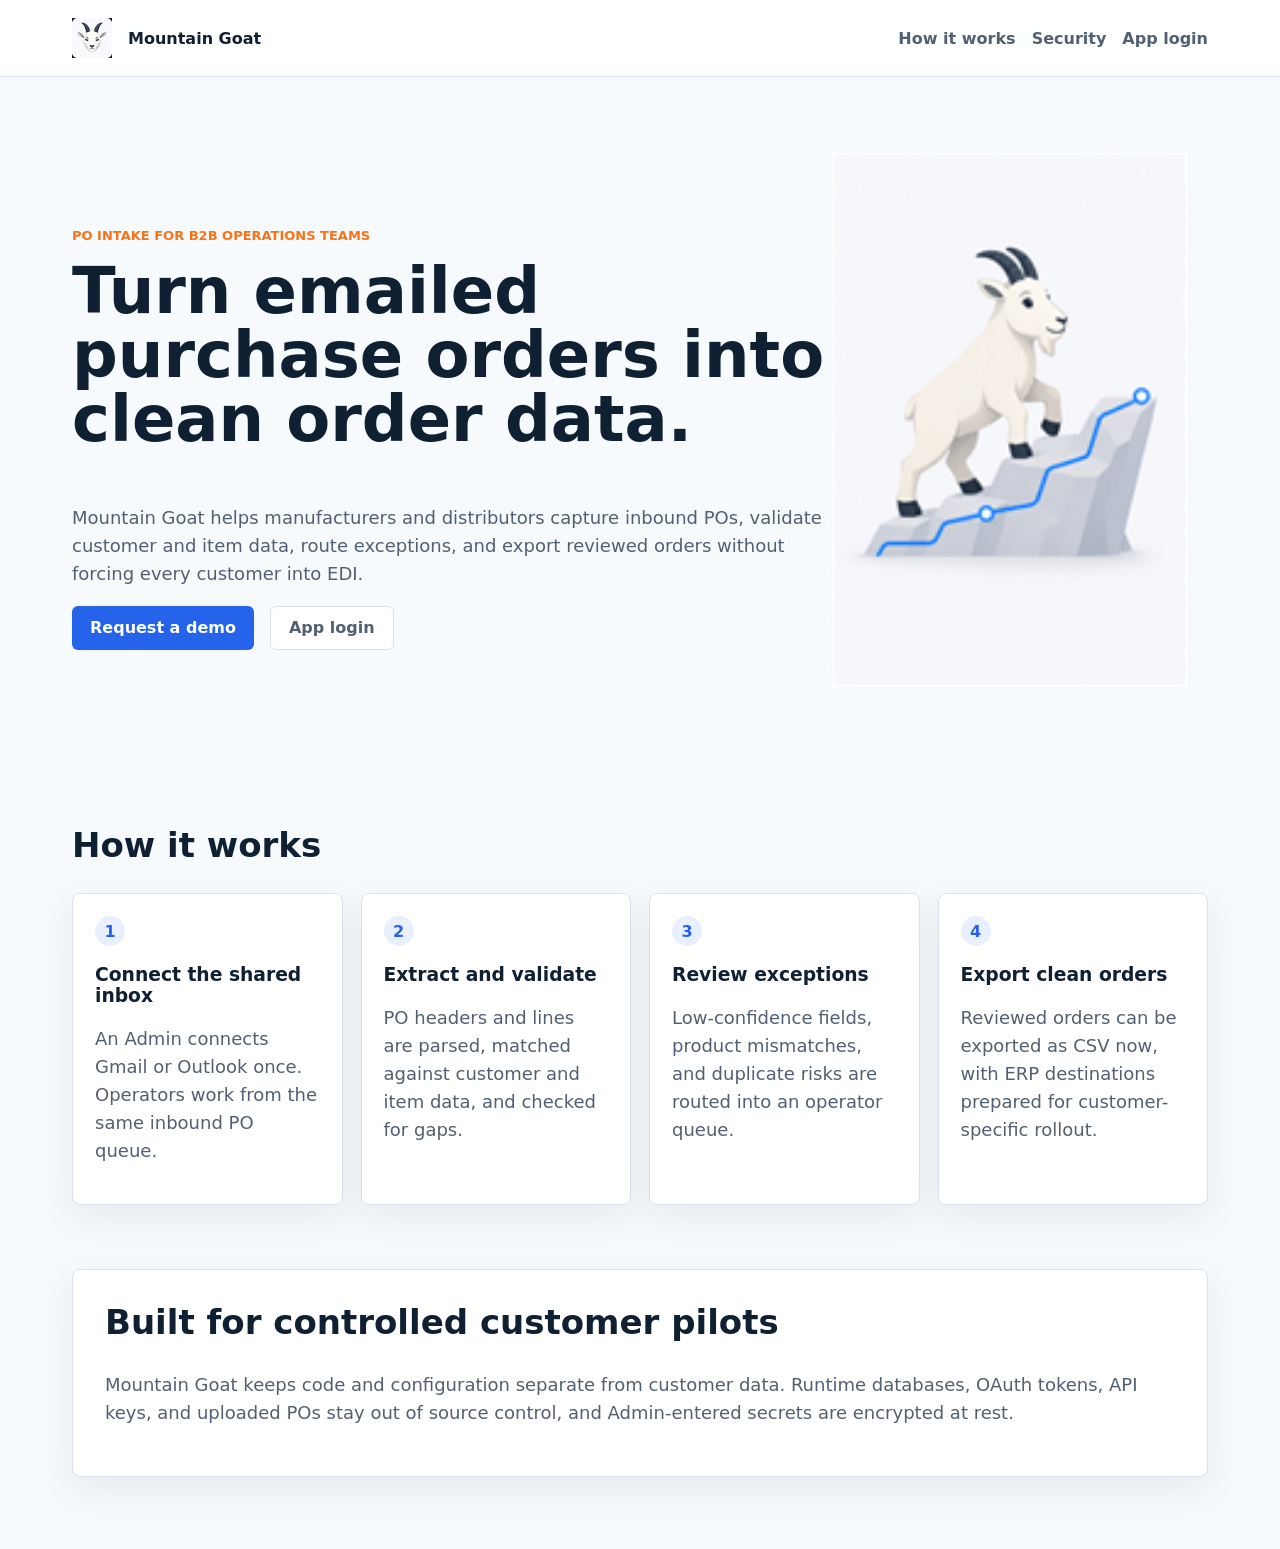
<file: marketing/index.html>
<!doctype html>
<html lang="en">
  <head>
    <meta charset="utf-8" />
    <meta name="viewport" content="width=device-width, initial-scale=1" />
    <title>Mountain Goat | Purchase Order Intake Automation</title>
    <link rel="icon" type="image/png" sizes="32x32" href="../public/assets/brand/favicon-32.png" />
    <link rel="stylesheet" href="./styles.css" />
  </head>
  <body>
    <header class="site-header">
      <a class="brand" href="./index.html" aria-label="Mountain Goat home">
        <img src="../public/assets/brand/icon-mountain-goat-head-64.png" alt="" />
        <span>Mountain Goat</span>
      </a>
      <nav>
        <a href="#how">How it works</a>
        <a href="#security">Security</a>
        <a href="https://app.mountaingoat.ai">App login</a>
      </nav>
    </header>

    <main>
      <section class="hero">
        <div class="hero-copy">
          <p class="eyebrow">PO intake for B2B operations teams</p>
          <h1>Turn emailed purchase orders into clean order data.</h1>
          <p>
            Mountain Goat helps manufacturers and distributors capture inbound POs, validate customer and item data,
            route exceptions, and export reviewed orders without forcing every customer into EDI.
          </p>
          <div class="actions">
            <a class="primary" href="mailto:hello@mountaingoat.ai">Request a demo</a>
            <a class="secondary" href="https://app.mountaingoat.ai">App login</a>
          </div>
        </div>
      </section>

      <section class="band" id="how">
        <h2>How it works</h2>
        <div class="steps">
          <article>
            <span>1</span>
            <h3>Connect the shared inbox</h3>
            <p>An Admin connects Gmail or Outlook once. Operators work from the same inbound PO queue.</p>
          </article>
          <article>
            <span>2</span>
            <h3>Extract and validate</h3>
            <p>PO headers and lines are parsed, matched against customer and item data, and checked for gaps.</p>
          </article>
          <article>
            <span>3</span>
            <h3>Review exceptions</h3>
            <p>Low-confidence fields, product mismatches, and duplicate risks are routed into an operator queue.</p>
          </article>
          <article>
            <span>4</span>
            <h3>Export clean orders</h3>
            <p>Reviewed orders can be exported as CSV now, with ERP destinations prepared for customer-specific rollout.</p>
          </article>
        </div>
      </section>

      <section class="band trust" id="security">
        <h2>Built for controlled customer pilots</h2>
        <p>
          Mountain Goat keeps code and configuration separate from customer data. Runtime databases, OAuth tokens,
          API keys, and uploaded POs stay out of source control, and Admin-entered secrets are encrypted at rest.
        </p>
      </section>
    </main>
  </body>
</html>
</file>
<file: marketing/styles.css>
:root {
  --ink: #102033;
  --muted: #516072;
  --line: #d9e2ec;
  --blue: #2563eb;
  --orange: #f97316;
  --bg: #f7fafc;
  --surface: #ffffff;
}

* {
  box-sizing: border-box;
}

body {
  margin: 0;
  background: var(--bg);
  color: var(--ink);
  font-family: "Segoe UI", system-ui, -apple-system, BlinkMacSystemFont, sans-serif;
}

.site-header {
  display: flex;
  align-items: center;
  justify-content: space-between;
  gap: 24px;
  padding: 18px min(6vw, 72px);
  background: rgba(255, 255, 255, 0.94);
  border-bottom: 1px solid var(--line);
}

.brand,
nav,
.actions {
  display: flex;
  align-items: center;
  gap: 16px;
}

.brand {
  color: var(--ink);
  font-weight: 700;
  text-decoration: none;
}

.brand img {
  width: 40px;
  height: 40px;
}

nav a,
.secondary {
  color: var(--muted);
  text-decoration: none;
  font-weight: 600;
}

.hero {
  position: relative;
  display: flex;
  align-items: center;
  min-height: 76vh;
  padding: min(10vw, 110px) min(6vw, 72px) 72px;
  overflow: hidden;
  background:
    url("../public/assets/brand/goatclimbingmountainstatic-220.png") right min(8vw, 90px) center / min(34vw, 360px) auto no-repeat,
    var(--bg);
}

.hero-copy {
  max-width: 760px;
}

.eyebrow {
  color: var(--orange);
  font-weight: 700;
  text-transform: uppercase;
  font-size: 13px;
}

h1,
h2,
h3,
p {
  margin-top: 0;
}

h1 {
  font-size: 64px;
  line-height: 1;
  max-width: 850px;
}

h2 {
  font-size: 34px;
}

p {
  color: var(--muted);
  font-size: 18px;
  line-height: 1.55;
}

.primary,
.secondary {
  display: inline-flex;
  align-items: center;
  min-height: 44px;
  padding: 0 18px;
  border-radius: 6px;
}

.primary {
  background: var(--blue);
  color: #fff;
  text-decoration: none;
  font-weight: 700;
}

.secondary {
  border: 1px solid var(--line);
  background: var(--surface);
}

article,
.trust {
  background: var(--surface);
  border: 1px solid var(--line);
  border-radius: 8px;
  box-shadow: 0 12px 36px rgba(16, 32, 51, 0.08);
}

.band {
  padding: 64px min(6vw, 72px);
}

.steps {
  display: grid;
  grid-template-columns: repeat(4, minmax(0, 1fr));
  gap: 18px;
}

article {
  padding: 22px;
}

article span {
  display: inline-grid;
  place-items: center;
  width: 30px;
  height: 30px;
  margin-bottom: 18px;
  border-radius: 50%;
  background: #e8f0ff;
  color: var(--blue);
  font-weight: 800;
}

.trust {
  margin: 0 min(6vw, 72px) 72px;
  padding: 32px;
}

@media (max-width: 860px) {
  .site-header,
  .hero {
    background-position: right -30px bottom 18px;
    background-size: 210px auto;
  }

  .site-header,
  nav {
    align-items: flex-start;
    flex-direction: column;
  }

  .steps {
    grid-template-columns: 1fr;
  }

  h1 {
    font-size: 42px;
  }
}
</file>
